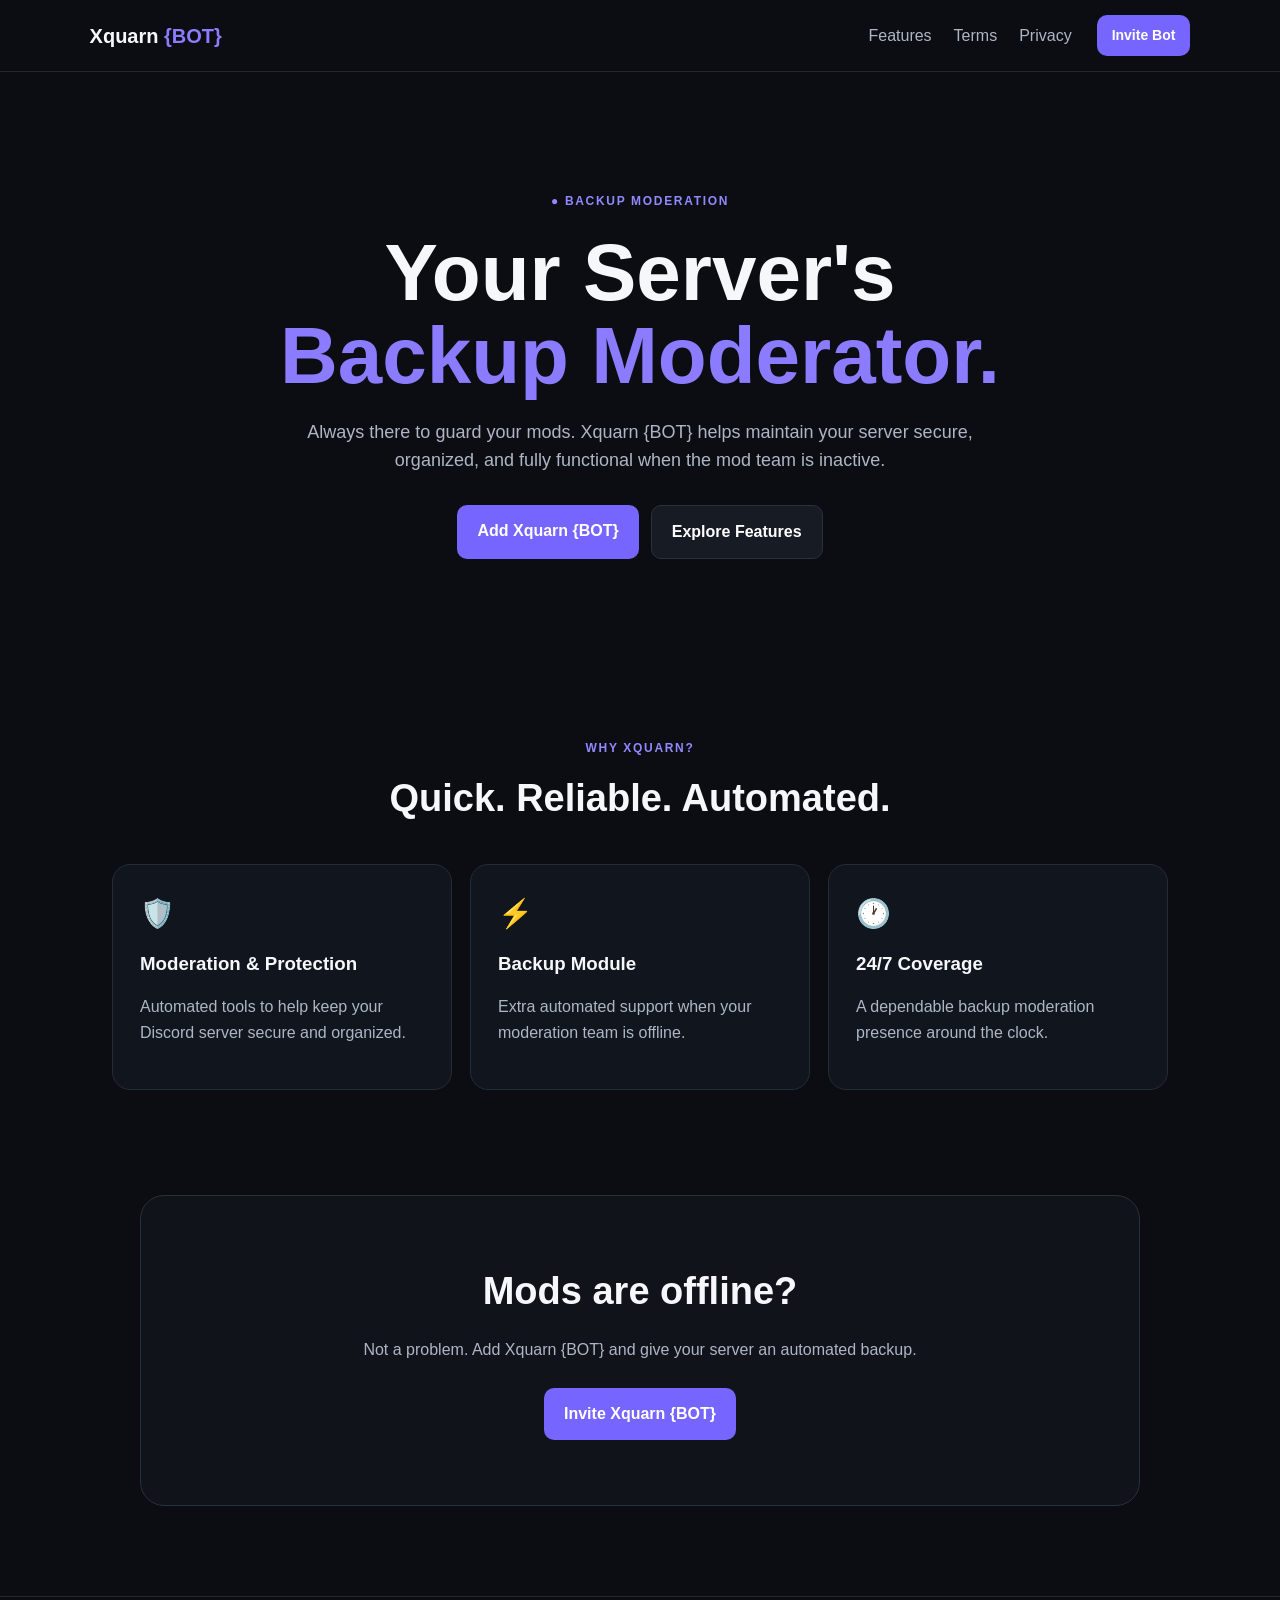
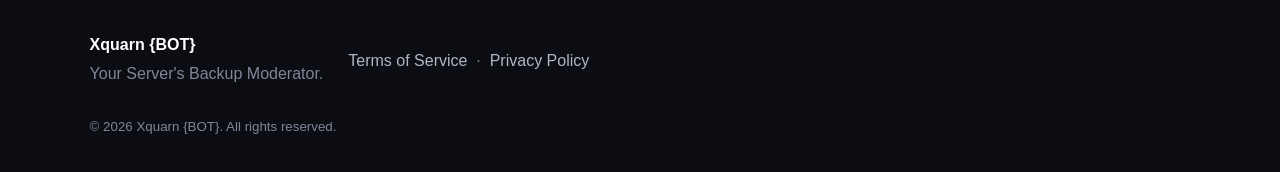
<file: index.html>
<!DOCTYPE html>
<html lang="en">
<head>
    <meta charset="UTF-8">
    <meta name="viewport" content="width=device-width, initial-scale=1.0">
    <meta name="description" content="Xquarn {BOT} — Your Server's Backup Moderator.">
    <title>Xquarn {BOT} | Backup Moderator</title>
    <link rel="stylesheet" href="styles.css">
</head>

<body>

    <header>
        <div class="logo">Xquarn <span>{BOT}</span></div>

        <nav>
            <a href="#features">Features</a>
            <a href="terms.html">Terms</a>
            <a href="privacy.html">Privacy</a>
        </nav>

        <a class="invite-button"
           href="https://discord.com/oauth2/authorize?client_id=1546010840736469022&permissions=8&integration_type=0&scope=bot+applications.commands">
            Invite Bot
        </a>
    </header>


    <main>

        <section class="hero">

            <div class="status">
                ● BACKUP MODERATION
            </div>

            <h1>
                Your Server's<br>
                <span>Backup Moderator.</span>
            </h1>

            <p>
                Always there to guard your mods.
                Xquarn {BOT} helps maintain your server secure,
                organized, and fully functional when the mod team is inactive.
            </p>

            <div class="buttons">

                <a class="invite-button"
                   href="https://discord.com/oauth2/authorize?client_id=1546010840736469022&permissions=8&integration_type=0&scope=bot+applications.commands">
                    Add Xquarn {BOT}
                </a>

                <a class="secondary-button" href="#features">
                    Explore Features
                </a>

            </div>

        </section>


        <section id="features" class="features">

            <div class="section-label">
                WHY XQUARN?
            </div>

            <h2>Quick. Reliable. Automated.</h2>

            <div class="feature-grid">

                <div class="feature-card">
                    <div class="icon">🛡️</div>

                    <h3>Moderation & Protection</h3>

                    <p>
                        Automated tools to help keep your Discord server
                        secure and organized.
                    </p>
                </div>


                <div class="feature-card">
                    <div class="icon">⚡</div>

                    <h3>Backup Module</h3>

                    <p>
                        Extra automated support when your moderation
                        team is offline.
                    </p>
                </div>


                <div class="feature-card">
                    <div class="icon">🕐</div>

                    <h3>24/7 Coverage</h3>

                    <p>
                        A dependable backup moderation presence
                        around the clock.
                    </p>
                </div>

            </div>

        </section>


        <section class="cta">

            <h2>Mods are offline?</h2>

            <p>
                Not a problem. Add Xquarn {BOT} and give your server
                an automated backup.
            </p>

            <a class="invite-button"
               href="https://discord.com/oauth2/authorize?client_id=1546010840736469022&permissions=8&integration_type=0&scope=bot+applications.commands">
                Invite Xquarn {BOT}
            </a>

        </section>

    </main>


    <footer>

        <div>
            <strong>Xquarn {BOT}</strong>
            <p>Your Server's Backup Moderator.</p>
        </div>

        <div>
            <a href="terms.html">Terms of Service</a>
            &nbsp;·&nbsp;
            <a href="privacy.html">Privacy Policy</a>
        </div>

        <small>
            © 2026 Xquarn {BOT}. All rights reserved.
        </small>

    </footer>

</body>
</html>
</file>
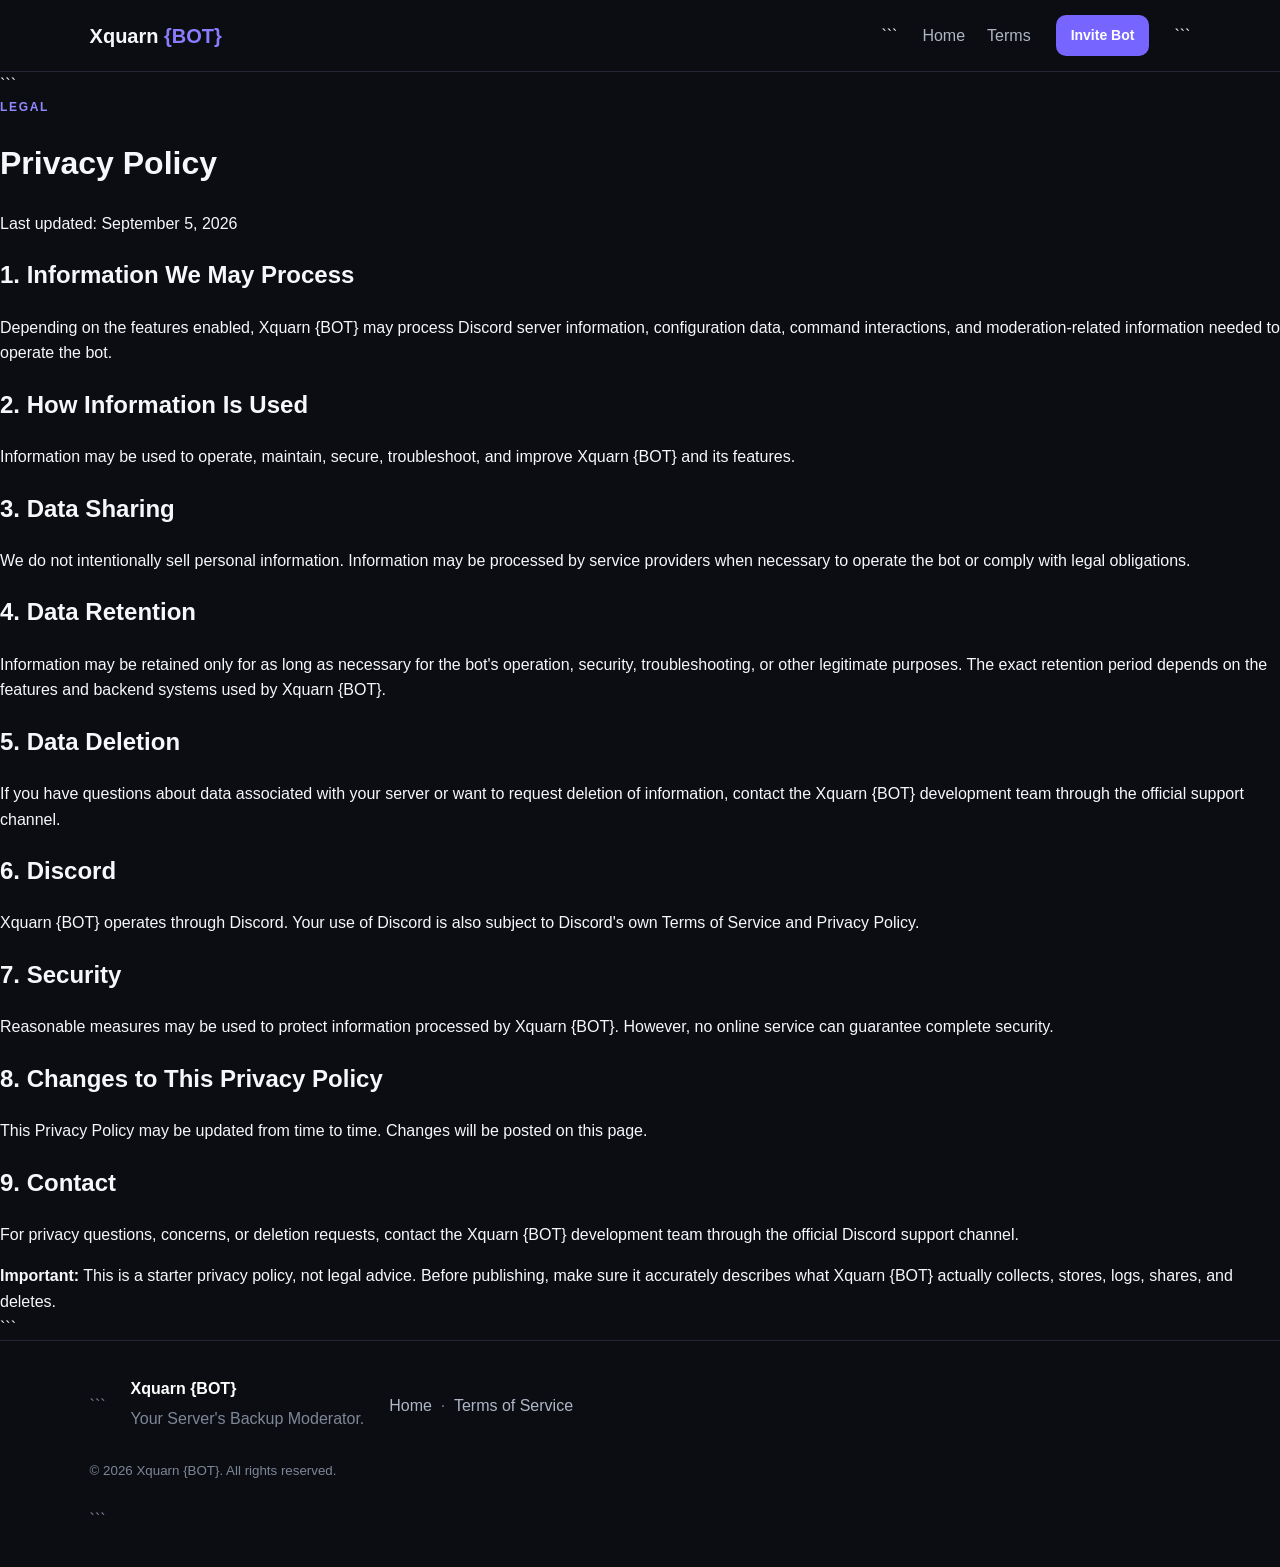
<file: privacy.html>
<!DOCTYPE html>

<html lang="en">
<head>
    <meta charset="UTF-8">
    <meta name="viewport" content="width=device-width, initial-scale=1.0">
    <title>Privacy Policy | Xquarn {BOT}</title>
    <link rel="stylesheet" href="styles.css">
</head>

<body>

<header>
    <div class="logo">Xquarn <span>{BOT}</span></div>

```
<nav>
    <a href="index.html">Home</a>
    <a href="terms.html">Terms</a>
</nav>

<a class="invite-button"
   href="https://discord.com/oauth2/authorize?client_id=1546010840736469022&permissions=8&integration_type=0&scope=bot+applications.commands">
    Invite Bot
</a>
```

</header>

<main class="legal">

```
<div class="section-label">LEGAL</div>

<h1>Privacy Policy</h1>

<p class="muted">
    Last updated: September 5, 2026
</p>

<h2>1. Information We May Process</h2>

<p>
    Depending on the features enabled, Xquarn {BOT} may process
    Discord server information, configuration data, command
    interactions, and moderation-related information needed
    to operate the bot.
</p>

<h2>2. How Information Is Used</h2>

<p>
    Information may be used to operate, maintain, secure,
    troubleshoot, and improve Xquarn {BOT} and its features.
</p>

<h2>3. Data Sharing</h2>

<p>
    We do not intentionally sell personal information.
    Information may be processed by service providers when
    necessary to operate the bot or comply with legal obligations.
</p>

<h2>4. Data Retention</h2>

<p>
    Information may be retained only for as long as necessary
    for the bot's operation, security, troubleshooting, or other
    legitimate purposes. The exact retention period depends on
    the features and backend systems used by Xquarn {BOT}.
</p>

<h2>5. Data Deletion</h2>

<p>
    If you have questions about data associated with your server
    or want to request deletion of information, contact the
    Xquarn {BOT} development team through the official support
    channel.
</p>

<h2>6. Discord</h2>

<p>
    Xquarn {BOT} operates through Discord. Your use of Discord
    is also subject to Discord's own Terms of Service and Privacy Policy.
</p>

<h2>7. Security</h2>

<p>
    Reasonable measures may be used to protect information
    processed by Xquarn {BOT}. However, no online service can
    guarantee complete security.
</p>

<h2>8. Changes to This Privacy Policy</h2>

<p>
    This Privacy Policy may be updated from time to time.
    Changes will be posted on this page.
</p>

<h2>9. Contact</h2>

<p>
    For privacy questions, concerns, or deletion requests,
    contact the Xquarn {BOT} development team through the
    official Discord support channel.
</p>

<div class="notice">
    <strong>Important:</strong>
    This is a starter privacy policy, not legal advice.
    Before publishing, make sure it accurately describes what
    Xquarn {BOT} actually collects, stores, logs, shares, and deletes.
</div>
```

</main>

<footer>

```
<div>
    <strong>Xquarn {BOT}</strong>
    <p>Your Server's Backup Moderator.</p>
</div>

<div>
    <a href="index.html">Home</a>
    &nbsp;·&nbsp;
    <a href="terms.html">Terms of Service</a>
</div>

<small>
    © 2026 Xquarn {BOT}. All rights reserved.
</small>
```

</footer>

</body>
</html>
</file>
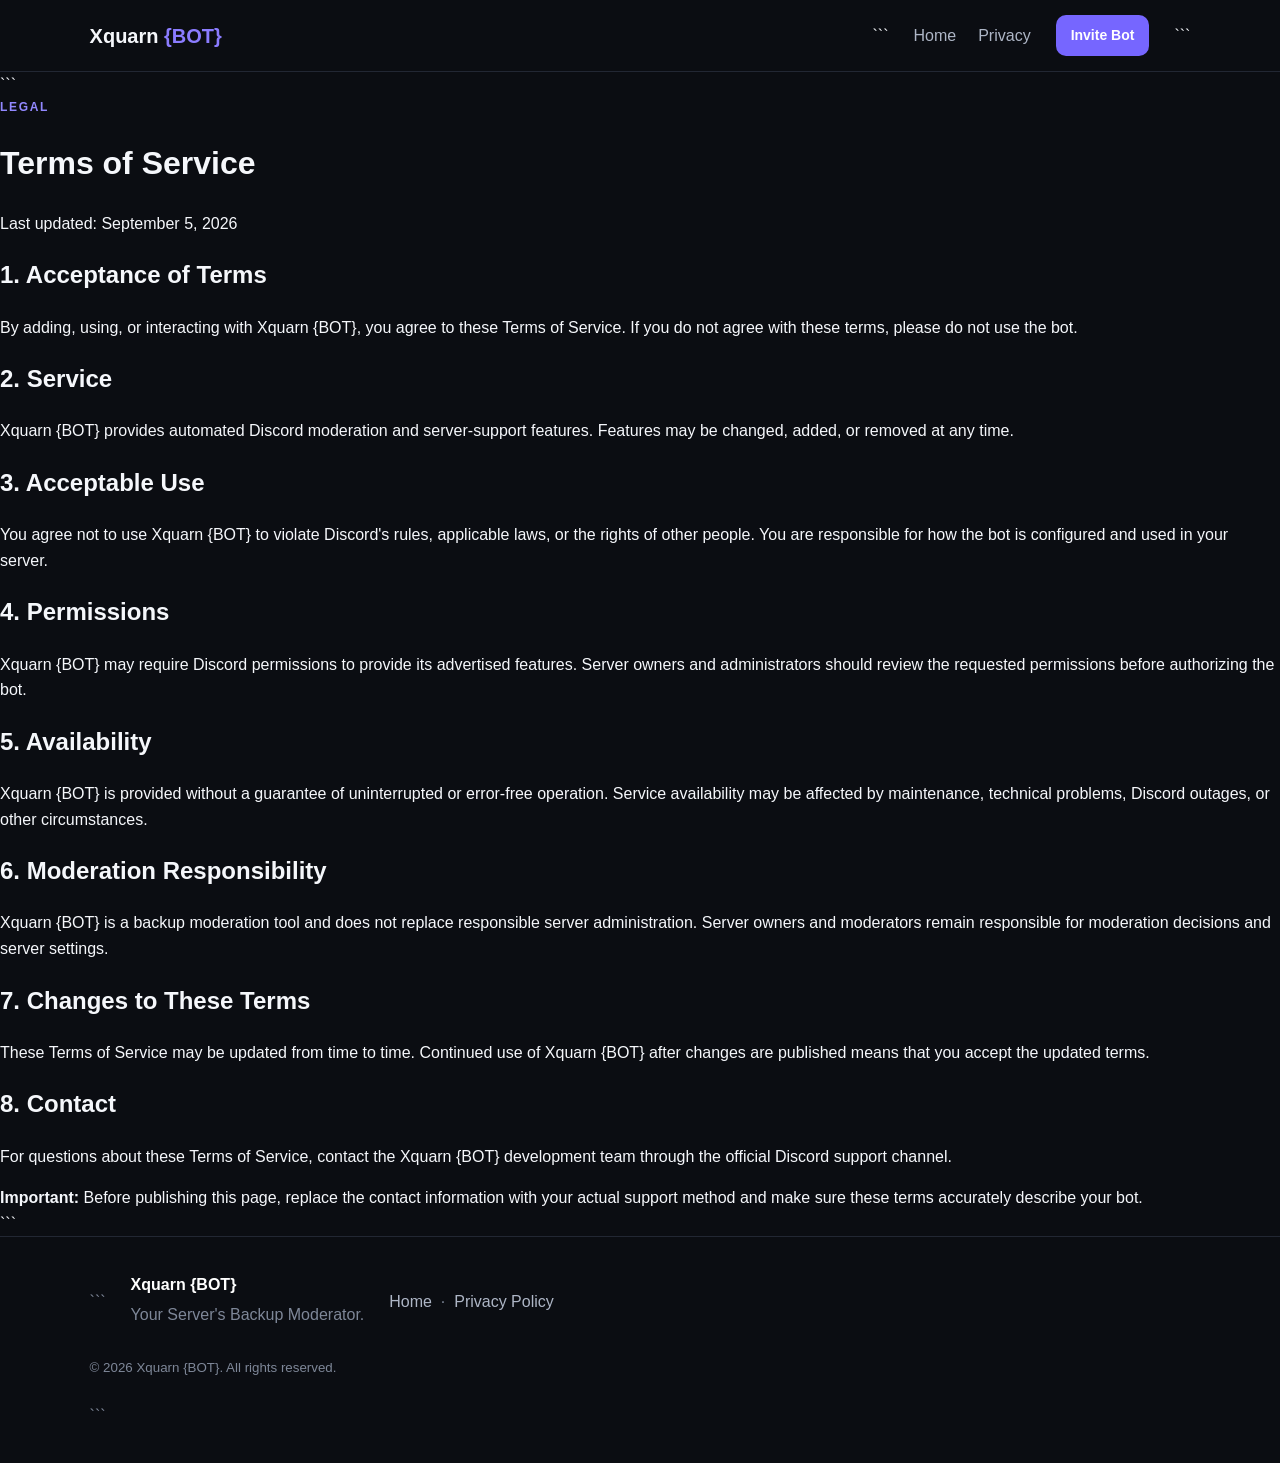
<file: terms.html>
<!DOCTYPE html>

<html lang="en">
<head>
    <meta charset="UTF-8">
    <meta name="viewport" content="width=device-width, initial-scale=1.0">
    <title>Terms of Service | Xquarn {BOT}</title>
    <link rel="stylesheet" href="styles.css">
</head>

<body>

<header>
    <div class="logo">Xquarn <span>{BOT}</span></div>

```
<nav>
    <a href="index.html">Home</a>
    <a href="privacy.html">Privacy</a>
</nav>

<a class="invite-button"
   href="https://discord.com/oauth2/authorize?client_id=1546010840736469022&permissions=8&integration_type=0&scope=bot+applications.commands">
    Invite Bot
</a>
```

</header>

<main class="legal">

```
<div class="section-label">LEGAL</div>

<h1>Terms of Service</h1>

<p class="muted">
    Last updated: September 5, 2026
</p>

<h2>1. Acceptance of Terms</h2>

<p>
    By adding, using, or interacting with Xquarn {BOT}, you agree
    to these Terms of Service. If you do not agree with these terms,
    please do not use the bot.
</p>

<h2>2. Service</h2>

<p>
    Xquarn {BOT} provides automated Discord moderation and
    server-support features. Features may be changed, added,
    or removed at any time.
</p>

<h2>3. Acceptable Use</h2>

<p>
    You agree not to use Xquarn {BOT} to violate Discord's rules,
    applicable laws, or the rights of other people. You are
    responsible for how the bot is configured and used in your server.
</p>

<h2>4. Permissions</h2>

<p>
    Xquarn {BOT} may require Discord permissions to provide its
    advertised features. Server owners and administrators should
    review the requested permissions before authorizing the bot.
</p>

<h2>5. Availability</h2>

<p>
    Xquarn {BOT} is provided without a guarantee of uninterrupted
    or error-free operation. Service availability may be affected
    by maintenance, technical problems, Discord outages, or other
    circumstances.
</p>

<h2>6. Moderation Responsibility</h2>

<p>
    Xquarn {BOT} is a backup moderation tool and does not replace
    responsible server administration. Server owners and moderators
    remain responsible for moderation decisions and server settings.
</p>

<h2>7. Changes to These Terms</h2>

<p>
    These Terms of Service may be updated from time to time.
    Continued use of Xquarn {BOT} after changes are published
    means that you accept the updated terms.
</p>

<h2>8. Contact</h2>

<p>
    For questions about these Terms of Service, contact the
    Xquarn {BOT} development team through the official Discord
    support channel.
</p>

<div class="notice">
    <strong>Important:</strong>
    Before publishing this page, replace the contact information
    with your actual support method and make sure these terms
    accurately describe your bot.
</div>
```

</main>

<footer>

```
<div>
    <strong>Xquarn {BOT}</strong>
    <p>Your Server's Backup Moderator.</p>
</div>

<div>
    <a href="index.html">Home</a>
    &nbsp;·&nbsp;
    <a href="privacy.html">Privacy Policy</a>
</div>

<small>
    © 2026 Xquarn {BOT}. All rights reserved.
</small>
```

</footer>

</body>
</html>
</file>
<file: styles.css>
* {
    box-sizing: border-box;
}

html {
    scroll-behavior: smooth;
}

body {
    margin: 0;
    background: #0b0d12;
    color: #f5f7fb;
    font-family: Arial, Helvetica, sans-serif;
    line-height: 1.6;
}

/* Navigation */

header {
    height: 72px;
    padding: 0 7%;
    display: flex;
    align-items: center;
    gap: 25px;
    border-bottom: 1px solid #222733;
    background: #0b0d12;
    position: sticky;
    top: 0;
    z-index: 10;
}

.logo {
    font-size: 20px;
    font-weight: 800;
    margin-right: auto;
}

.logo span {
    color: #8b7cff;
}

nav {
    display: flex;
    gap: 22px;
}

nav a,
footer a {
    color: #aeb6c6;
    text-decoration: none;
}

nav a:hover,
footer a:hover {
    color: white;
}

/* Buttons */

.invite-button {
    display: inline-block;
    padding: 13px 20px;
    border-radius: 10px;
    background: #7666ff;
    color: white;
    text-decoration: none;
    font-weight: 700;
    transition: 0.2s;
}

.invite-button:hover {
    filter: brightness(1.15);
    transform: translateY(-2px);
}

header .invite-button {
    padding: 9px 15px;
    font-size: 14px;
}

.secondary-button {
    display: inline-block;
    padding: 13px 20px;
    border-radius: 10px;
    background: #171b24;
    border: 1px solid #2a3040;
    color: white;
    text-decoration: none;
    font-weight: 700;
}

/* Hero */

.hero {
    max-width: 950px;
    text-align: center;
    margin: auto;
    padding: 120px 22px 105px;
}

.status,
.section-label {
    font-size: 12px;
    letter-spacing: 0.14em;
    font-weight: 800;
    color: #9288ff;
}

.hero h1 {
    font-size: clamp(45px, 8vw, 80px);
    line-height: 1.04;
    margin: 20px 0;
}

.hero h1 span {
    color: #8b7cff;
}

.hero p {
    max-width: 720px;
    margin: 0 auto 30px;
    color: #aeb6c6;
    font-size: 18px;
}

.buttons {
    display: flex;
    justify-content: center;
    gap: 12px;
    flex-wrap: wrap;
}

/* Features */

.features {
    max-width: 1100px;
    margin: auto;
    padding: 75px 22px;
}

.features > .section-label {
    text-align: center;
}

.features h2 {
    font-size: 38px;
    text-align: center;
    margin: 10px 0 35px;
}

.feature-grid {
    display: grid;
    grid-template-columns: repeat(3, 1fr);
    gap: 18px;
}

.feature-card {
    background: #11151d;
    border: 1px solid #252b37;
    border-radius: 18px;
    padding: 27px;
    transition: 0.2s;
}

.feature-card:hover {
    transform: translateY(-5px);
    border-color: #7666ff;
}

.icon {
    font-size: 28px;
}

.feature-card h3 {
    margin: 12px 0 6px;
}

.feature-card p {
    color: #aeb6c6;
}

/* Call to action */

.cta {
    max-width: 1000px;
    margin: 30px auto 90px;
    padding: 65px 22px;
    text-align: center;
    border: 1px solid #292f3b;
    border-radius: 24px;
    background: #10131a;
}

.cta h2 {
    font-size: 38px;
    margin: 0 0 8px;
}

.cta p {
    color: #aeb6c6;
    margin-bottom: 25px;
}

/* Footer */

footer {
    border-top: 1px solid #222733;
    padding: 35px 7%;
    display: flex;
    gap: 25px;
    align-items: center;
    flex-wrap: wrap;
    color: #7e8798;
}

footer strong {
    color: white;
}

footer p {
    margin: 4px 0;
}

footer small {
    width: 100%;
}

/* Mobile */

@media (max-width: 720px) {

    header {
        padding: 0 18px;
    }

    nav {
        display: none;
    }

    .hero {
        padding: 85px 18px;
    }

    .feature-grid {
        grid-template-columns: 1fr;
    }

    .features {
        padding: 60px 18px;
    }

    .cta {
        margin-left: 18px;
        margin-right: 18px;
    }
}
</file>
